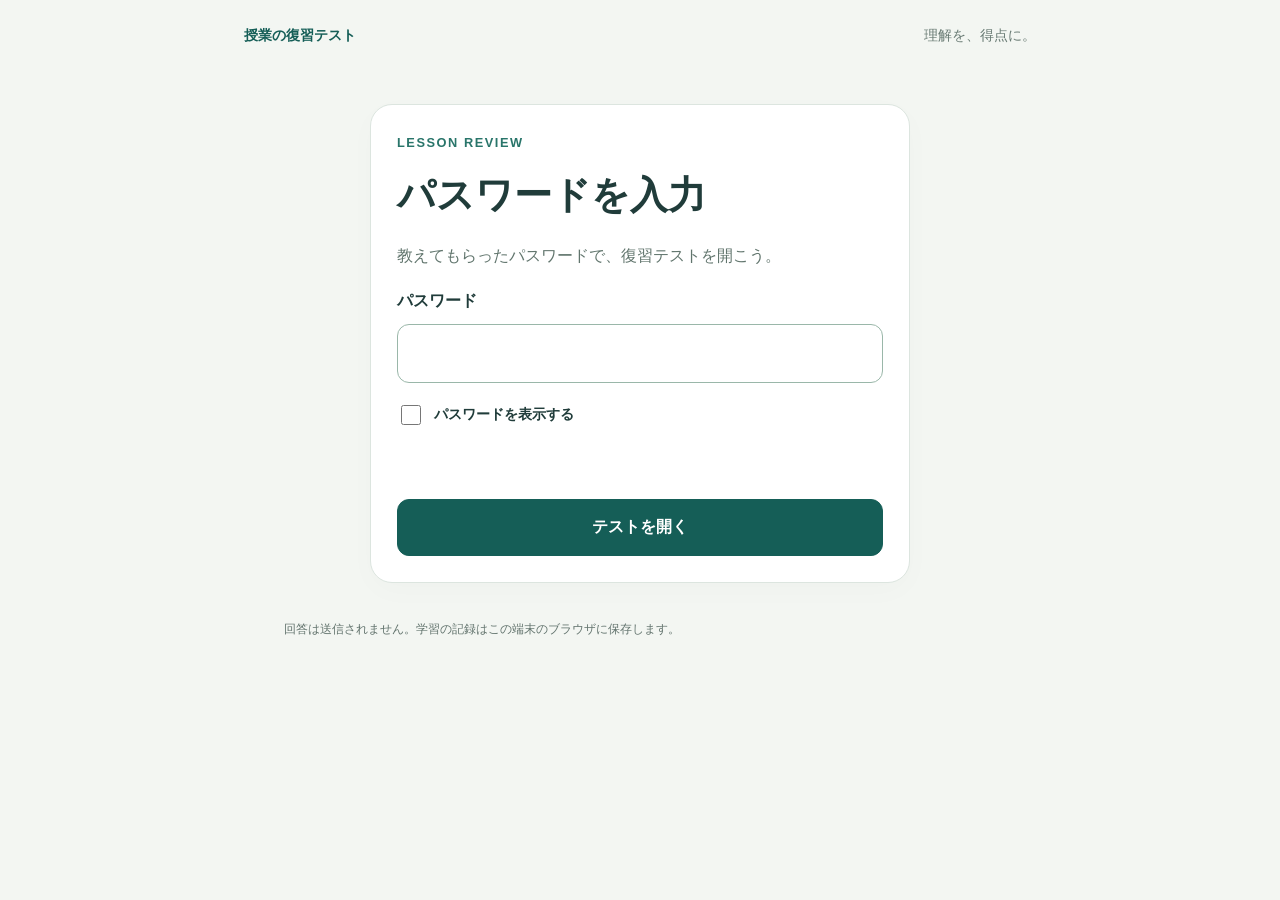
<file: index.html>
<!doctype html>
<html lang="ja"><head><meta charset="utf-8"><meta name="robots" content="noindex, nofollow"><meta name="viewport" content="width=device-width,initial-scale=1"><meta name="theme-color" content="#155e57"><title>授業の復習テスト</title><link rel="stylesheet" href="style.css"></head>
<body><header><a href="./">授業の復習テスト</a><span>理解を、得点に。</span></header><main id="app" aria-live="polite"><section class="card"><h1>パスワードを入力</h1><p>準備しています…</p><noscript>受験するにはブラウザのJavaScriptを有効にしてください。</noscript></section></main><footer>回答は送信されません。学習の記録はこの端末のブラウザに保存します。</footer><script type="module" src="auth.js"></script></body></html>
</file>
<file: style.css>
:root{font-family:-apple-system,BlinkMacSystemFont,"Hiragino Kaku Gothic ProN","Noto Sans JP",sans-serif;color:#203c3a;background:#f3f6f2;font-size:16px;line-height:1.8}*{box-sizing:border-box}body{margin:0}header{max-width:840px;margin:auto;padding:24px;display:flex;justify-content:space-between;gap:16px;font-size:.85rem}header a{color:#155e57;text-decoration:none;font-weight:800}header span{color:#697b74}main{max-width:760px;margin:20px auto;padding:0 20px}footer{max-width:760px;margin:36px auto;padding:0 24px;color:#63746e;font-size:.75rem}h1{font-size:clamp(1.6rem,5vw,2.4rem);line-height:1.45;margin:12px 0 20px}h2{font-size:1.25rem;line-height:1.7}h3{font-size:1rem}.eyebrow{color:#29756a;font-size:.8rem;font-weight:800;letter-spacing:.12em}.card{background:white;border:1px solid #dce5df;border-radius:22px;padding:26px;margin:18px 0;box-shadow:0 8px 30px #193f3305}.muted{color:#61756d}.badge{display:inline-block;background:#e7f1e9;color:#286456;border-radius:8px;padding:3px 10px;font-size:.8rem;margin-right:6px}.subject-filters{display:flex;gap:8px;overflow-x:auto;margin:24px -4px 0;padding:4px 4px 8px;scrollbar-width:thin}.filter-tag{flex:0 0 auto;min-height:42px;padding:8px 15px;border-radius:999px;font-size:.9rem;font-weight:700}.filter-tag[aria-pressed=true]{color:white;background:#155e57;border-color:#155e57}.filter-status{min-height:1.8em;margin:5px 0 0;color:#61756d;font-size:.85rem}button,.link{font:inherit;cursor:pointer;border:1px solid #ccdcd4;border-radius:12px;padding:13px 18px;min-height:48px;color:#203c3a;background:#fff;touch-action:manipulation}button:focus-visible,a:focus-visible{outline:3px solid #b36b12;outline-offset:3px}button:disabled{opacity:.5;cursor:default}.primary{background:#155e57;color:white;border-color:#155e57;font-weight:700}.wide{width:100%}.options{display:grid;gap:12px;margin:24px 0}.option{text-align:left;display:flex;align-items:baseline;gap:14px}.option b{font-size:.85rem;color:#53786b}.option[aria-pressed=true]{border:2px solid #155e57;background:#e9f4ef;padding:12px 17px}.actions{display:flex;flex-wrap:wrap;gap:12px;margin-top:24px}.actions>*{flex:1}.progress{display:flex;justify-content:space-between;gap:12px;font-size:.85rem}progress{width:100%;height:8px;accent-color:#155e57}.feedback{padding:16px;border-radius:12px;background:#eef4ea;margin:18px 0}.wrong{background:#fff2e2}.score{font-size:3.5rem;font-weight:800;line-height:1.2;color:#155e57}.score small{font-size:1rem}.stats{display:flex;justify-content:space-between;align-items:center;gap:20px}.review{border-top:1px solid #dce5df;padding-top:18px;margin-top:24px}.review p{margin:8px 0}.empty{padding:24px 0}details summary{cursor:pointer;min-height:44px;padding:10px 0;font-weight:700}a{color:#155e57}p{overflow-wrap:anywhere} @media(max-width:480px){header{padding:18px 20px}header span{display:none}main{margin-top:8px}.card{padding:20px}.actions{flex-direction:column}}
.access-card{max-width:540px;margin:32px auto}.access-card label{font-weight:700}.access-card input[type=password],.access-card input[type=text]{display:block;width:100%;font:inherit;font-size:16px;padding:14px;border:1px solid #9ab7a9;border-radius:12px;margin:8px 0}.access-card input:focus-visible{outline:3px solid #b36b12;outline-offset:2px}.password-toggle{display:flex;align-items:center;gap:10px;min-height:48px;font-size:.9rem}.password-toggle input{width:20px;height:20px;accent-color:#155e57}#access-error{color:#943515;min-height:1.8em}
</file>
